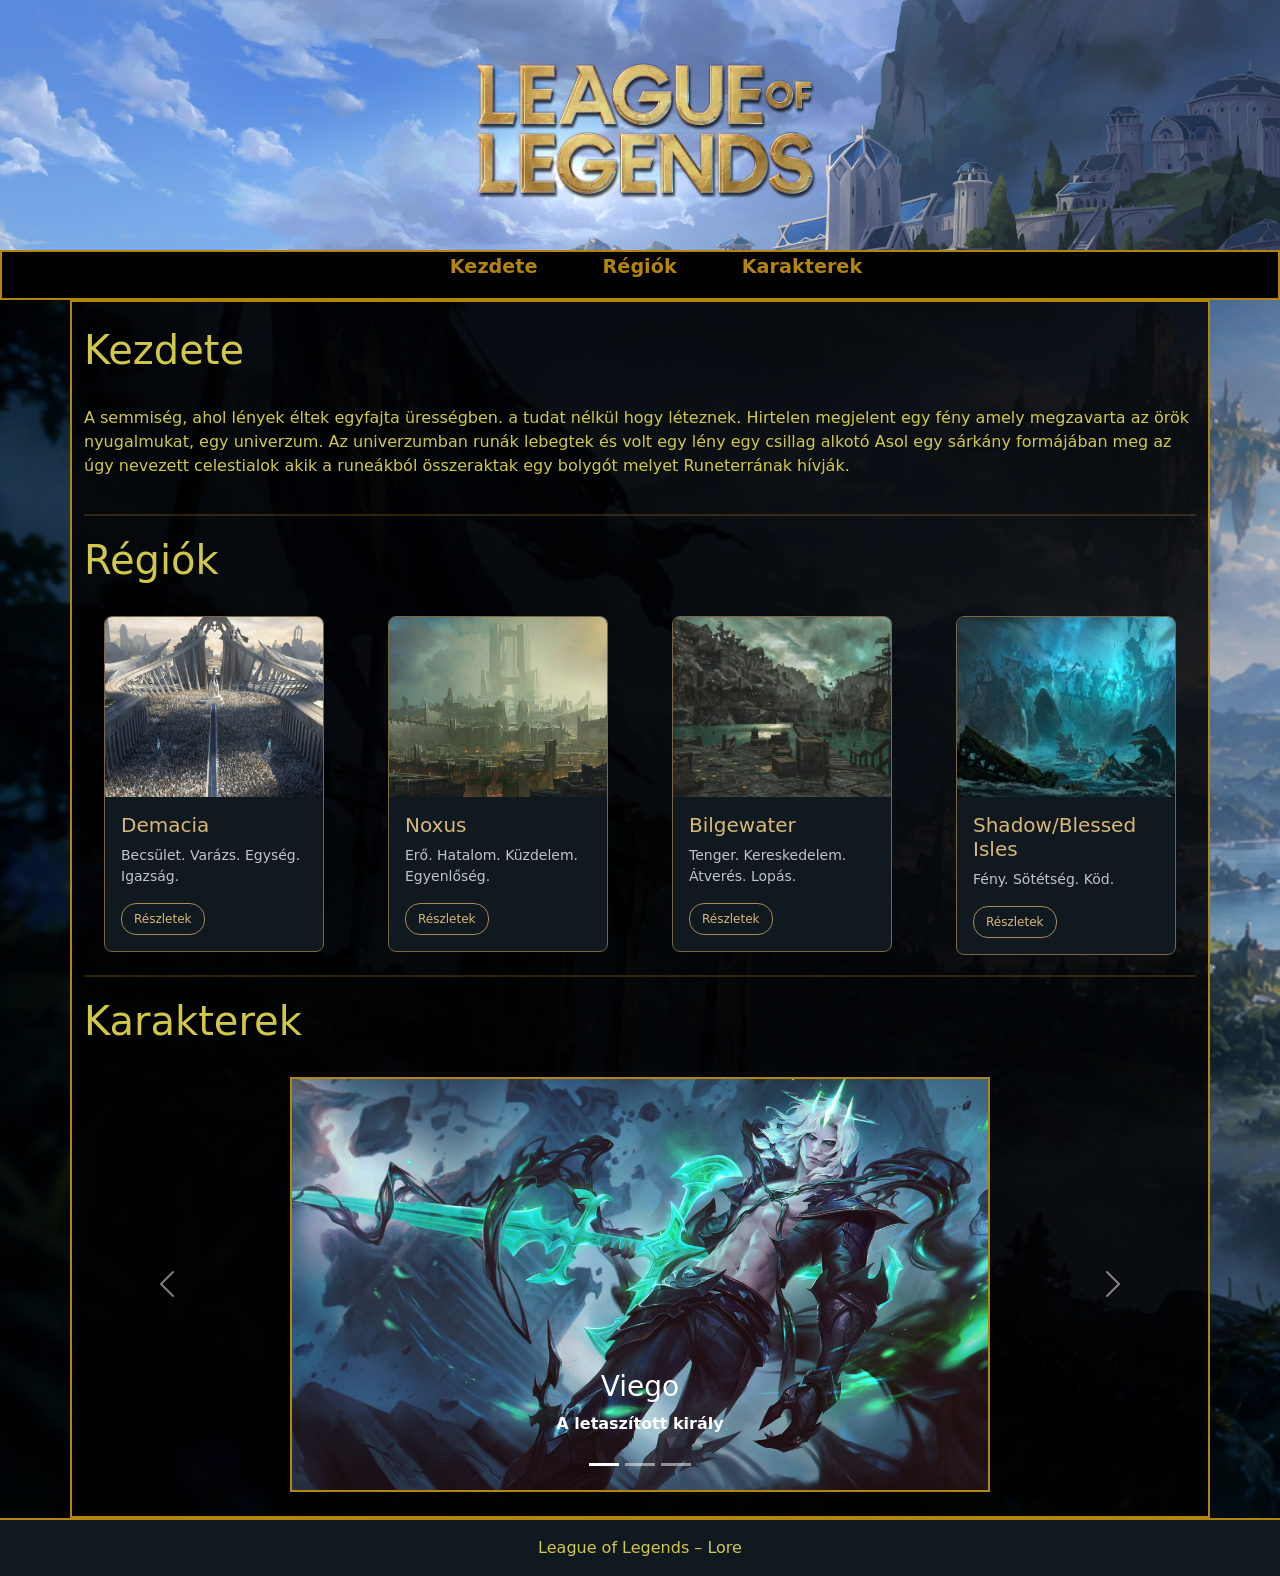
<file: index.html>
<!DOCTYPE html>
<html lang="hu">

<head>
    <meta charset="UTF-8">
    <meta name="viewport" content="width=device-width, initial-scale=1.0">
    <title>Runeterra - League of Legends Lore</title>

    <link href="https://cdn.jsdelivr.net/npm/bootstrap@5.0.2/dist/css/bootstrap.min.css" rel="stylesheet"
        integrity="sha384-EVSTQN3/azprG1Anm3QDgpJLIm9Nao0Yz1ztcQTwFspd3yD65VohhpuuCOmLASjC" crossorigin="anonymous">
    <link href="style.css" rel="stylesheet">
</head>

<body>
    <header>
        <img src="Pics/League_of_Legends_full_allmode (1).png" alt="">
    </header>
    <nav>
        <ul>
            <li><b><a href="#Kezdet">Kezdete</a></b></li>
            <li><b><a href="#Régiók">Régiók</a></b></li>
            <li><b><a href="#Karakterek">Karakterek</a></b></li>
        </ul>
    </nav>
    <div class="container">
        <section>
            <br>
            <h1 id="Kezdet">Kezdete</h1>
            <br>
            <p>A semmiség, ahol lények éltek egyfajta ürességben. a tudat nélkül hogy léteznek. Hirtelen megjelent egy
                fény amely megzavarta az örök nyugalmukat, egy univerzum. Az univerzumban runák lebegtek és volt egy
                lény egy csillag alkotó Asol egy sárkány formájában meg az úgy nevezett celestialok akik a runeákból
                összeraktak egy bolygót melyet Runeterrának hívják.</p>
        </section>
        <hr>
        <section>
            <h1 id="Régiók">Régiók</h1>
            <br>
            <div class="row row-cols-lg-4 row-cols-md-2 row-cols-1">
                <div class="col">
                    <div class="card">
                        <img src="Pics/Demacia_The_Grand_Plaza.jpg" class="card-img-top" alt="Demacia">
                        <div class="card-body">
                            <h5 class="card-title">Demacia</h5>
                            <p class="card-text">Becsület. Varázs. Egység. Igazság.</p>
                            <a href="Regio.htmlek/Demacia.html" class="btn btn-primary">Részletek</a>
                        </div>
                    </div>
                </div>
                <div class="col">
                    <div class="card">
                        <img src="Pics/Noxus_The_Immortal_Bastion_01.webp" class="card-img-top" alt="Noxus">
                        <div class="card-body">
                            <h5 class="card-title">Noxus</h5>
                            <p class="card-text">Erő. Hatalom. Küzdelem. Egyenlőség.</p>
                            <a href="Regio.htmlek/Noxus.html" class="btn btn-primary">Részletek</a>
                        </div>
                    </div>
                </div>
                <div class="col">
                    <div class="card">
                        <img src="Pics/Bilgewater.jpg" class="card-img-top" alt="Bilgewater">
                        <div class="card-body">
                            <h5 class="card-title">Bilgewater</h5>
                            <p class="card-text">Tenger. Kereskedelem. Átverés. Lopás.</p>
                            <a href="Regio.htmlek/Bilgewater.html" class="btn btn-primary">Részletek</a>
                        </div>
                    </div>
                </div>
                <div class="col">
                    <div class="card">
                        <img src="Pics/shadow-isles.jpg" class="card-img-top" alt="Shadow Isles">
                        <div class="card-body">
                            <h5 class="card-title">Shadow/Blessed Isles</h5>
                            <p class="card-text">Fény. Sötétség. Köd.</p>
                            <a href="Regio.htmlek/ShadowIsles.html" class="btn btn-primary">Részletek</a>
                        </div>
                    </div>
                </div>
            </div>
        </section>
        <hr>
        <section>
            <h1 id="Karakterek">Karakterek</h1>
            <br>
            <div id="carouselExampleCaptions" class="carousel slide" data-bs-ride="carousel">
                <div class="carousel-indicators">
                    <button type="button" data-bs-target="#carouselExampleCaptions" data-bs-slide-to="0" class="active"
                        aria-current="true" aria-label="Slide 1"></button>
                    <button type="button" data-bs-target="#carouselExampleCaptions" data-bs-slide-to="1"
                        aria-label="Slide 2"></button>
                    <button type="button" data-bs-target="#carouselExampleCaptions" data-bs-slide-to="2"
                        aria-label="Slide 3"></button>
                </div>
                <div class="carousel-inner">
                    <div class="carousel-item active">
                        <img src="Pics/Viego.jpg" class="karakter" alt="...">
                        <div class="carousel-caption d-none d-md-block">
                            <h3>Viego</h3>
                            <p class="szöveg"><b>A letaszított király</b></p>
                        </div>
                    </div>
                    <div class="carousel-item">
                        <img src="Pics/Garen.jpg" class="karakter" alt="...">
                        <div class="carousel-caption d-none d-md-block">
                            <h3>Garen</h3>
                            <p class="szöveg"><b>Demacia ereje</b></p>
                        </div>
                    </div>
                    <div class="carousel-item">
                        <img src="Pics/Darius.1.jpg" class="karakter" alt="...">
                        <div class="carousel-caption d-none d-md-block">
                            <h3>Darius</h3>
                            <p class="szöveg"><b>Noxus keze</b></p>
                        </div>
                    </div>
                </div>
                <button class="carousel-control-prev" type="button" data-bs-target="#carouselExampleCaptions"
                    data-bs-slide="prev">
                    <span class="carousel-control-prev-icon" aria-hidden="true"></span>
                    <span class="visually-hidden">Previous</span>
                </button>
                <button class="carousel-control-next" type="button" data-bs-target="#carouselExampleCaptions"
                    data-bs-slide="next">
                    <span class="carousel-control-next-icon" aria-hidden="true"></span>
                    <span class="visually-hidden">Next</span>
                </button>
            </div>
            <br>

        </section>
    </div>
    <footer>
        <p>League of Legends – Lore</p>
    </footer>
    <script src="https://cdn.jsdelivr.net/npm/bootstrap@5.0.2/dist/js/bootstrap.bundle.min.js"
        crossorigin="anonymous"></script>
</body>

</html>
</file>
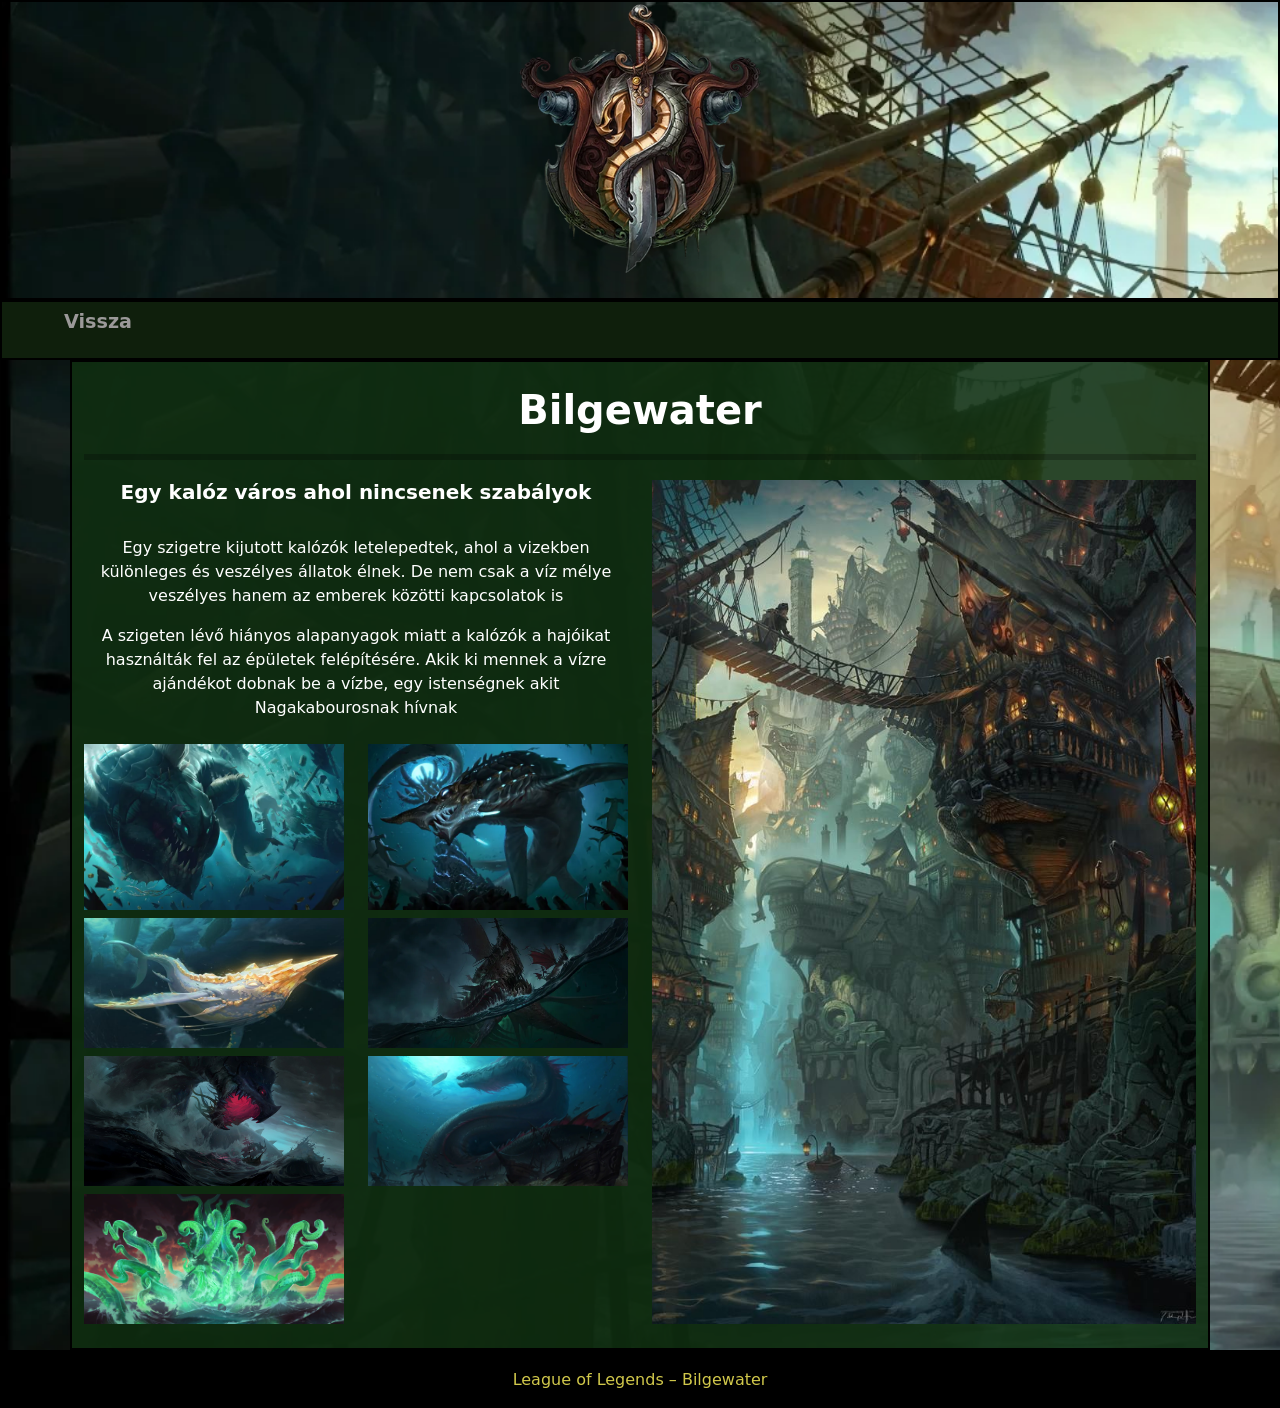
<file: Regio.htmlek/Bilgewater.html>
<!DOCTYPE html>
<html lang="hu">

<head>
    <meta charset="UTF-8">
    <meta name="viewport" content="width=device-width, initial-scale=1.0">
    <title>Régió neve - Runeterra</title>

    <link href="https://cdn.jsdelivr.net/npm/bootstrap@5.0.2/dist/css/bootstrap.min.css" rel="stylesheet"
        integrity="sha384-EVSTQN3/azprG1Anm3QDgpJLIm9Nao0Yz1ztcQTwFspd3yD65VohhpuuCOmLASjC" crossorigin="anonymous">
    <link href="../Regio.css-ek/Bilgewater.css" rel="stylesheet">
</head>

<body class="region-page">
    <header>
        <img src="../Pics/Bilgewater_Crest.webp" alt="Bilgewater">
    </header>
    <nav>
        <ul>
            <li><b><a href="../index.html">Vissza</a></b></li>
        </ul>
    </nav>
    <div class="container">
        <section>
            <br>
            <h1 id="Regio"><b>Bilgewater</b></h1>
            <hr>
            
            <div class="row row-cols-lg-2 row-cols-md-1 row-cols-1">
                <div class="col">
                    <h5><b>Egy kalóz város ahol nincsenek szabályok</b></h5>
                        <br>
                        <p>Egy szigetre kijutott kalózók letelepedtek, ahol a vizekben különleges és veszélyes állatok élnek. De nem csak a víz mélye veszélyes hanem az emberek közötti kapcsolatok is</p>
                        <p>A szigeten lévő hiányos alapanyagok miatt a kalózók a hajóikat használták fel az épületek felépítésére. Akik ki mennek a vízre ajándékot dobnak be a vízbe, egy istenségnek akit Nagakabourosnak hívnak</p>         
                    <div class="row row-cols-lg-2 row-cols-1">
                        <div class="col">
                            <img src="../Pics/fish1.webp" class="region-img1" alt="fish">
                    </div>   
                    <div class="col">
                            <img src="../Pics/fisch3.webp" class="region-img1" alt="fish">
                    </div>
                    <div class="col">
                            <img src="../Pics/fish4.jpg" class="region-img1" alt="fish">
                    </div> 
                    <div class="col">
                            <img src="../Pics/fish5.webp" class="region-img1" alt="fish">
                    </div>
                    <div class="col">
                            <img src="../Pics/fish6.jpg" class="region-img1" alt="fish">
                    </div>
                    <div class="col">
                            <img src="../Pics/fish7.webp" class="region-img1" alt="fish">
                    </div>
                    <div class="col">
                            <img src="../Pics/nagakabouros.webp" class="region-img1" alt="fish">
                    </div>
                    </div>
                </div>
                <div class="col">
                    <img src="../Pics/Bilgewater.pic1.jpg" class="region-img" alt="Bilgewater">
            
            </div>
            </div>
        </section>
        <br>
    </div>
    <footer>
        <p>League of Legends – Bilgewater</p>
    </footer>
</body>

</html>
</file>
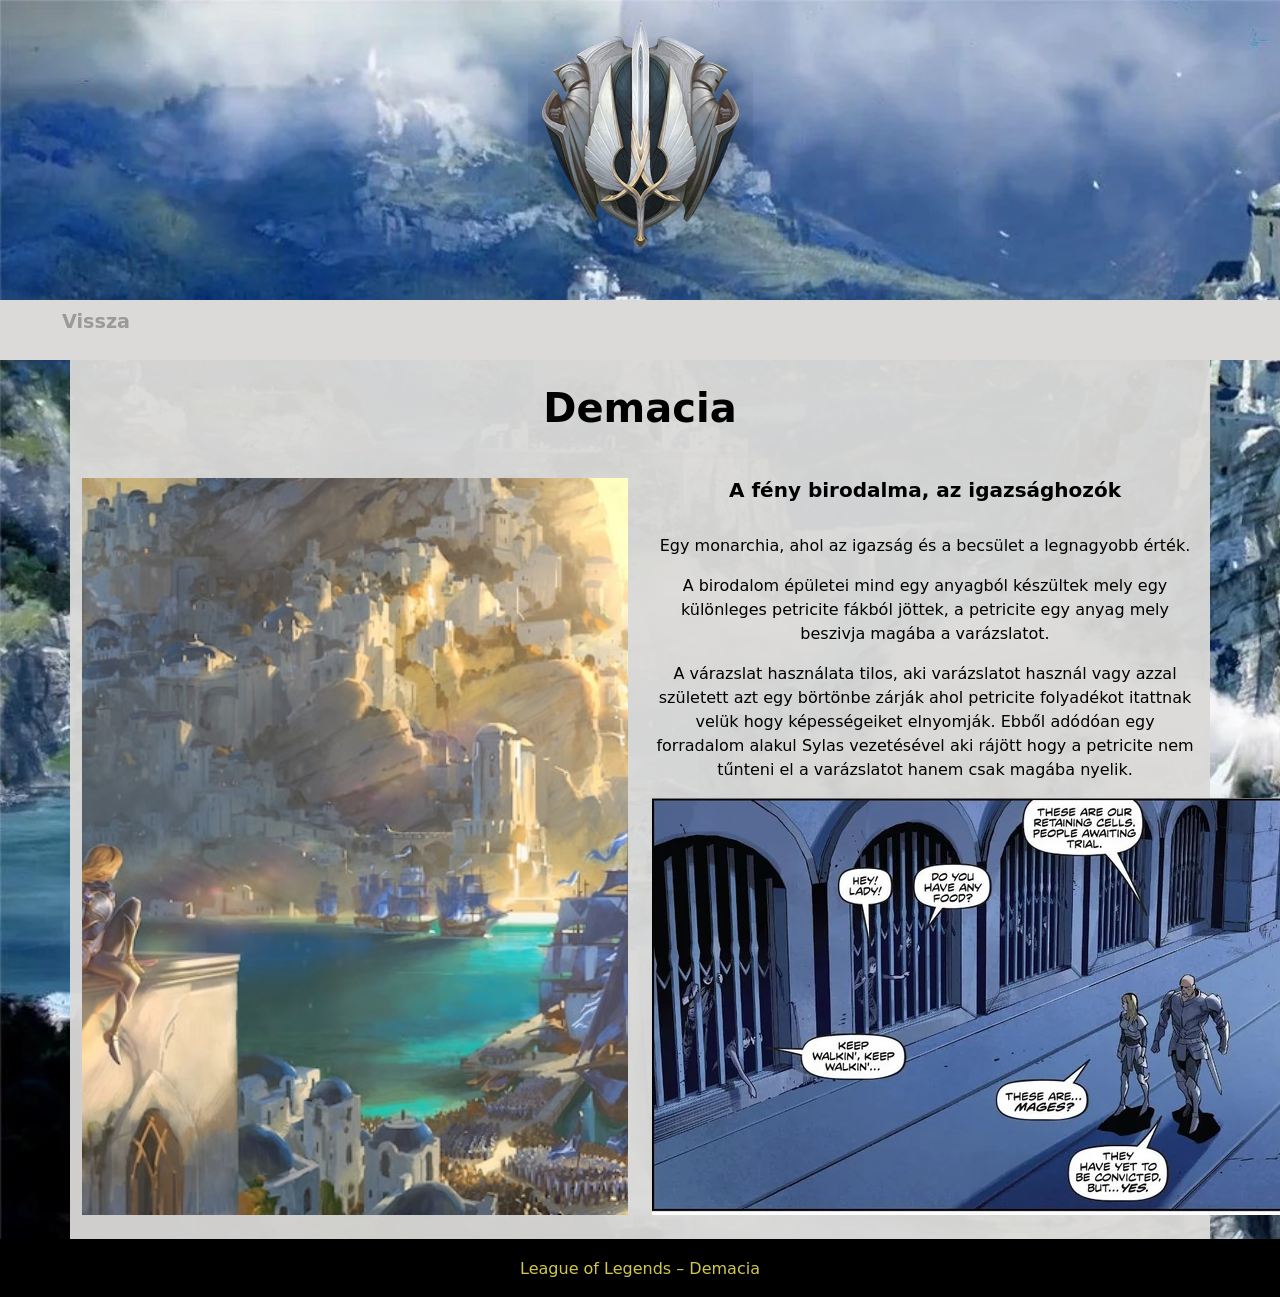
<file: Regio.htmlek/Demacia.html>
<!DOCTYPE html>
<html lang="hu">

<head>
    <meta charset="UTF-8">
    <meta name="viewport" content="width=device-width, initial-scale=1.0">
    <title>Régió neve - Runeterra</title>

    <link href="https://cdn.jsdelivr.net/npm/bootstrap@5.0.2/dist/css/bootstrap.min.css" rel="stylesheet"
        integrity="sha384-EVSTQN3/azprG1Anm3QDgpJLIm9Nao0Yz1ztcQTwFspd3yD65VohhpuuCOmLASjC" crossorigin="anonymous">
    <link href="../Regio.css-ek/Demacia.css" rel="stylesheet">
</head>

<body class="region-page">
    <header>
        <img src="../Pics/Demacia_Crest.webp" alt="Demacia">
    </header>
    <nav>
        <ul>
            <li><b><a href="../index.html">Vissza</a></b></li>
        </ul>
    </nav>
    <div class="container">
        <section>
            <br>
            <h1 id="Regio"><b>Demacia</b></h1>
            <hr>
            
            <div class="row row-cols-lg-2 row-cols-md-1 row-cols-1">
                <div class="col">
                    <img src="../Pics/container.demacia.jpg" class="region-img" alt="Demacia">
                </div>
                <div class="col">
                    <h5><b>A fény birodalma, az igazsághozók</b></h5>
                    <br>
                    <p>Egy monarchia, ahol az igazság és a becsület a legnagyobb érték.</p>
                    <p>A birodalom épületei mind egy anyagból készültek mely egy különleges petricite fákból jöttek, a petricite egy anyag mely beszivja magába a varázslatot.</p>
                    <p>A várazslat használata tilos, aki varázslatot használ vagy azzal született azt egy börtönbe zárják ahol petricite folyadékot itattnak velük hogy képességeiket elnyomják. Ebből adódóan egy forradalom alakul Sylas vezetésével aki rájött hogy a petricite nem tűnteni el a varázslatot hanem csak magába nyelik. </p>
        
                    <img src="../Pics/demacia.mageprison.webp" alt="prison">
                </div>
            </div>
        </section>
        <br>
    </div>
    <footer>
        <p>League of Legends – Demacia</p>
    </footer>
</body>

</html>
</file>
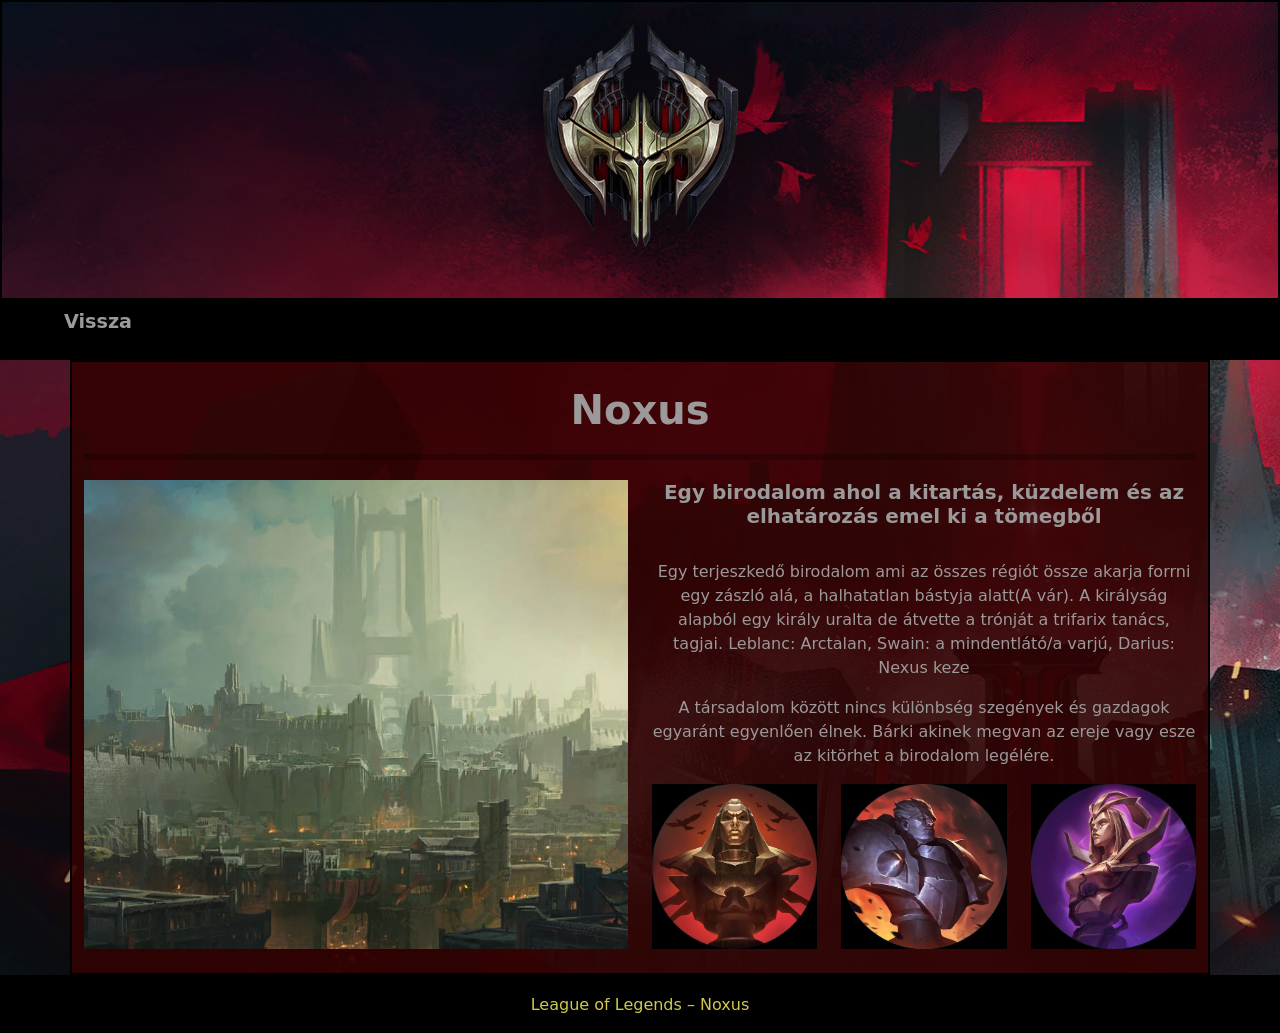
<file: Regio.htmlek/Noxus.html>
<!DOCTYPE html>
<html lang="hu">

<head>
    <meta charset="UTF-8">
    <meta name="viewport" content="width=device-width, initial-scale=1.0">
    <title>Régió neve - Runeterra</title>

    <link href="https://cdn.jsdelivr.net/npm/bootstrap@5.0.2/dist/css/bootstrap.min.css" rel="stylesheet"
        integrity="sha384-EVSTQN3/azprG1Anm3QDgpJLIm9Nao0Yz1ztcQTwFspd3yD65VohhpuuCOmLASjC" crossorigin="anonymous">
    <link href="../Regio.css-ek/Noxus.css" rel="stylesheet">
</head>

<body class="region-page">
    <header>
        <img src="../Pics/Noxus_Crest.webp" alt="Noxus">
    </header>
    <nav>
        <ul>
            <li><b><a href="../index.html">Vissza</a></b></li>
        </ul>
    </nav>
    <div class="container">
        <section>
            <br>
            <h1 id="Regio"><b>Noxus</b></h1>
            <hr>
            
            <div class="row row-cols-lg-2 row-cols-md-1 row-cols-1">
                <div class="col">
                    <img src="../Pics/Noxus_The_Immortal_Bastion_01.webp" class="region-img" alt="Noxus">
                </div>
                <div class="col">
                    <h5><b>Egy birodalom ahol a kitartás, küzdelem és az elhatározás emel ki a tömegből</b></h5>
                    <br>
                    <p>Egy terjeszkedő birodalom ami az összes régiót össze akarja forrni egy zászló alá, a halhatatlan bástyja alatt(A vár). A királyság alapból egy király uralta de átvette a trónját a trifarix tanács, tagjai. Leblanc: Arctalan, Swain: a mindentlátó/a varjú, Darius: Nexus keze</p>
                    <p>A társadalom között nincs különbség szegények és gazdagok egyaránt egyenlően élnek. Bárki akinek megvan az ereje vagy esze az kitörhet a birodalom legélére.</p>
                    <div class="row row-cols-lg-3 row-cols-md-1 row-cols-1">
                        <div class="col">
                            <img src="../Pics/swain.jpg" class="region-img" alt="Swain">
                        </div>
                        <div class="col">
                            <img src="../Pics/darius.jpg" class="region-img" alt="Darius">
                        </div>
                        <div class="col">
                            <img src="../Pics/leblanc.jpg" class="region-img" alt="Leblanc">
                        </div>
                    
                    </div>
                </div>
            </div>

        </section>
        <br>
    </div>
    <footer>
        <p>League of Legends – Noxus</p>
    </footer>
</body>

</html>
</file>
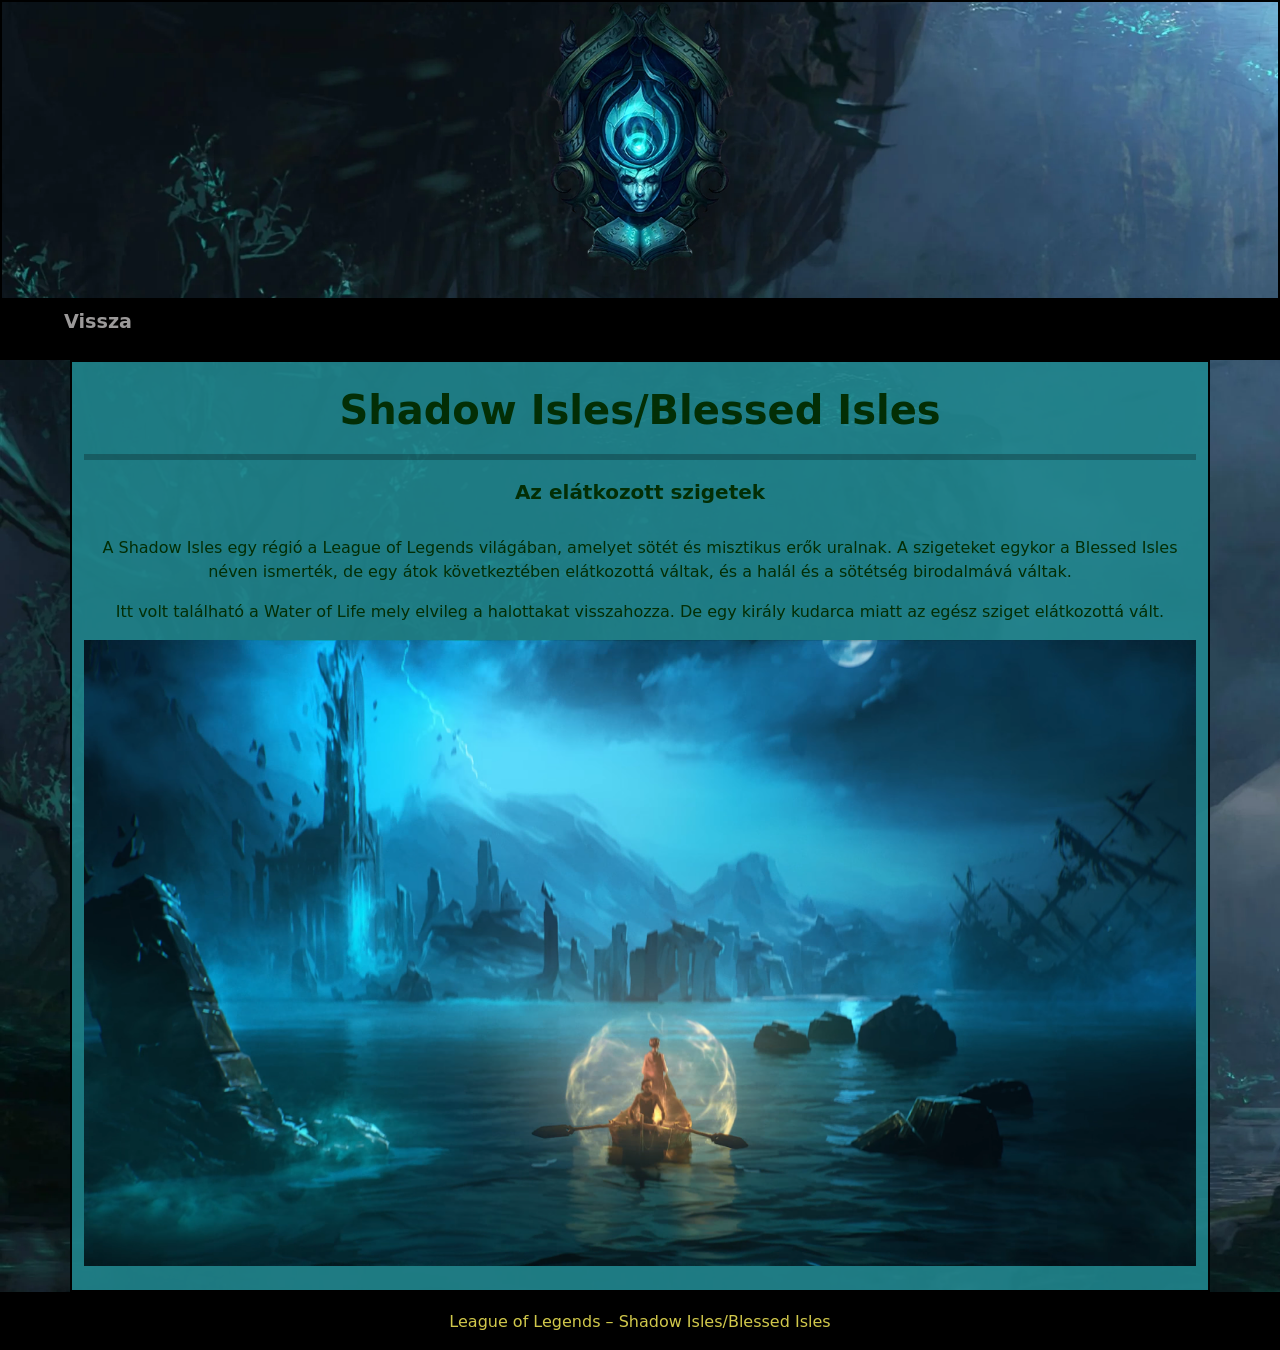
<file: Regio.htmlek/ShadowIsles.html>
<!DOCTYPE html>
<html lang="hu">

<head>
    <meta charset="UTF-8">
    <meta name="viewport" content="width=device-width, initial-scale=1.0">
    <title>Régió neve - Runeterra</title>

    <link href="https://cdn.jsdelivr.net/npm/bootstrap@5.0.2/dist/css/bootstrap.min.css" rel="stylesheet"
        integrity="sha384-EVSTQN3/azprG1Anm3QDgpJLIm9Nao0Yz1ztcQTwFspd3yD65VohhpuuCOmLASjC" crossorigin="anonymous">
    <link href="../Regio.css-ek/ShadowIsles.css" rel="stylesheet">
</head>

<body class="region-page">
    <header>
        <img src="../Pics/Shadow_Isles_Crest.webp" alt="Shadow Isles">
    </header>
    <nav>
        <ul>
            <li><b><a href="../index.html">Vissza</a></b></li>
        </ul>
    </nav>
    <div class="container">
        <section>
            <br>
            <h1 id="Regio"><b>Shadow Isles/Blessed Isles</b></h1>
            <hr>
            <h5><b>Az elátkozott szigetek</b></h5>

            <br>
                    <p>A Shadow Isles egy régió a League of Legends világában, amelyet sötét és misztikus erők uralnak. A szigeteket egykor a Blessed Isles néven ismerték, de egy átok következtében elátkozottá váltak, és a halál és a sötétség birodalmává váltak.</p>
                    <p>Itt volt található a Water of Life mely elvileg a halottakat visszahozza. De egy király kudarca miatt az egész sziget elátkozottá vált.</p>
                <img src="../Pics/1.png" alt="mist" class="region-img">
            
        </section>
        <br>
    </div>
    <footer>
        <p>League of Legends – Shadow Isles/Blessed Isles</p>
    </footer>
</body>

</html>
</file>
<file: style.css>
body{
    background-image: url(Pics/917a3f60-54e1-4e0a-a0b2-dd1d65cb104f.png);
    background-repeat: no-repeat;
    background-size: cover;
    
}

h1, p{
    color:rgb(209, 200, 75);
}
hr {
    border: 1px solid rgb(180, 133, 12);
    margin: 20px 0;
}
.card {
    width: 100%;
    max-width: 220px;
    margin: auto;
    background-color: #101820;
    color: #eee5d0;
    border: 1px solid #796644;
    border-radius: 8px;
    overflow: hidden;
}

.card-img-top {
    height: 180px;
    object-fit: cover;
}

.card-title {
    color: #d8b878;
}

.card-text {
    color: #c1c5cb;
    font-size: 14px;
}

.card .btn-primary {
    background-color: transparent;
    border-color: #a78a55;
    color: #d8b878;
    border-radius: 15px;
    font-size: 12px;
}


.card:hover {
    border-color: #d4b067;
    transform: translateY(-4px);
}


header {
    display: flex;
    align-items: center;
    justify-content: center;
    color: white;
    background-image: url(/Pics/header.jpg);
    background-repeat: no-repeat;
    background-size: cover;
    height: 250px;
}

header img {
    height: 150px;
}

nav {
    display: flex;
    background-color: black;
    height: 50px;
    align-items: center;
    justify-content: center;
    border: solid 2px rgb(180, 133, 12);
}

nav ul li {
    display: inline-block;
}

nav ul li a {
    text-decoration: none;
    color: rgb(180, 133, 12);
    font-size: larger;
    padding: 30px;
    
}

nav ul li a:hover{
    color: white;
}

.container {
    display: flex;
    flex-direction: column;
    background-color: rgba(0, 0, 0, 0.829);
    border: rgb(180, 133, 12) solid 2px;
}

footer {
    padding: 16px;
    background-color: #101820;
    border-top: 2px solid rgb(180, 133, 12);
    text-align: center;
}

footer p {
    margin: 0;
    color: rgb(209, 200, 75);
}

.karakter {
    width: 100%;
    max-width: 700px;
    height: auto;
    display: block;
    margin: 0 auto;
    border: 2px solid rgb(180, 133, 12);
}

.szöveg {
    color: white;
    font-size: 16px;
}
</file>
<file: Regio.css-ek/Bilgewater.css>
body{
    background-image: url(../Pics/Bilgewater.background.webp);
    background-repeat: no-repeat;
    background-size: cover;
    
}


h1, p, h5{
    color:white;
    text-align: center;
}
hr {
    border: 3px solid black;
    margin: 20px 0;
}


header {
    display: flex;
    align-items: center;
    justify-content: center;
    color: white;
    background-repeat: no-repeat;
    background-size: cover;
    height: 300px;
    border: solid black  2px;
}

header img {
    height: 300px;
}

nav {
    display: flex;
    background-color: rgb(15, 31, 12);
    height: 60px;
    align-items: center;
    border: solid 2px black ;
}

nav ul li {
    display: inline-block;
}

nav ul li a {
    text-decoration: none;
    color: rgb(155, 153, 153);
    font-size: larger;
    padding: 30px;
    
}

nav ul li a:hover{
    color: white;
}

.container {
    display: flex;
    flex-direction: column;
    background-color: rgba(15, 46, 16, 0.884);
    border:black solid 2px;
}

.region-img {
    display: block;
    width: 100%;
    height: 100%;
    object-fit: cover;
}

footer {
    padding: 16px;
    background-color: black;
    border-top: 2px solid black;
    text-align: center;
}

footer p {
    margin: 0;
    color: rgb(209, 200, 75);
}

.region-img1 {
    padding-top:8px;
    display: block;
    width: 100%;
    height: 100%;
    object-fit: cover;
}
</file>
<file: Regio.css-ek/Demacia.css>
body{
    background-image: url(../Pics/Demacia_background.webp);
    background-repeat: no-repeat;
    background-size: cover;
    
}


h1, p, h5{
    color:rgb(0, 0, 0);
    text-align: center;
}
hr {
    border: 3px solid rgba(218, 206, 206, 0.822);
    margin: 20px 0;
}


header {
    display: flex;
    align-items: center;
    justify-content: center;
    color: white;
    background-repeat: no-repeat;
    background-size: cover;
    height: 300px;
}

header img {
    height: 300px;
}

nav {
    display: flex;
    background-color: rgb(219, 218, 216);
    height: 60px;
    align-items: center;
 
}

nav ul li {
    display: inline-block;
}

nav ul li a {
    text-decoration: none;
    color: rgb(155, 153, 153);
    font-size: larger;
    padding: 30px;
    
}

nav ul li a:hover{
    color: white;
}

.container {
    display: flex;
    flex-direction: column;
    background-color:rgba(219, 218, 216, 0.945);
   
}

.region-img {
    display: block;
    width: 100%;
    height: 100%;
    object-fit: cover;
}

footer {
    padding: 16px;
    background-color: black;
    border-top: 2px solid black;
    text-align: center;
}

footer p {
    margin: 0;
    color: rgb(209, 200, 75);
}
</file>
<file: Regio.css-ek/Noxus.css>
body{
    background-image: url(../Pics/Noxus_background.png);
    background-repeat: no-repeat;
    background-size: cover;
    
}


h1, p, h5{
    color:rgb(155, 153, 153);
    text-align: center;
}
hr {
    border: 3px solid black;
    margin: 20px 0;
}


header {
    display: flex;
    align-items: center;
    justify-content: center;
    color: white;
    background-repeat: no-repeat;
    background-size: cover;
    height: 300px;
    border: solid black  2px;
}

header img {
    height: 300px;
}

nav {
    display: flex;
    background-color: black;
    height: 60px;
    align-items: center;
    border: solid 2px black ;
}

nav ul li {
    display: inline-block;
}

nav ul li a {
    text-decoration: none;
    color: rgb(155, 153, 153);
    font-size: larger;
    padding: 30px;
    
}

nav ul li a:hover{
    color: white;
}

.container {
    display: flex;
    flex-direction: column;
    background-color: rgba(49, 2, 2, 0.884);
    border:black solid 2px;
}

.region-img {
    display: block;
    width: 100%;
    height: 100%;
    object-fit: cover;
}

footer {
    padding: 16px;
    background-color: black;
    border-top: 2px solid black;
    text-align: center;
}

footer p {
    margin: 0;
    color: rgb(209, 200, 75);
}
</file>
<file: Regio.css-ek/ShadowIsles.css>
body{
    background-image: url(../Pics/shadowisles.background.webp);
    background-repeat: no-repeat;
    background-size: cover;
    
}


h1, p, h5{
    color:rgb(3, 46, 5);
    text-align: center;
}
hr {
    border: 3px solid black;
    margin: 20px 0;
}


header {
    display: flex;
    align-items: center;
    justify-content: center;
    color: white;
    background-repeat: no-repeat;
    background-size: cover;
    height: 300px;
    border: solid black  2px;
}

header img {
    height: 300px;
}

nav {
    display: flex;
    background-color: black;
    height: 60px;
    align-items: center;
    border: solid 2px black ;
}

nav ul li {
    display: inline-block;
}

nav ul li a {
    text-decoration: none;
    color: rgb(155, 153, 153);
    font-size: larger;
    padding: 30px;
    
}

nav ul li a:hover{
    color: white;
}

.container {
    display: flex;
    flex-direction: column;
    background-color: rgba(32, 135, 143, 0.884);
    border:black solid 2px;
}

.region-img {
    display: block;
    width: 100%;
    height: 100%;
    object-fit: cover;
}

footer {
    padding: 16px;
    background-color: black;
    border-top: 2px solid black;
    text-align: center;
}

footer p {
    margin: 0;
    color: rgb(209, 200, 75);
}
</file>
